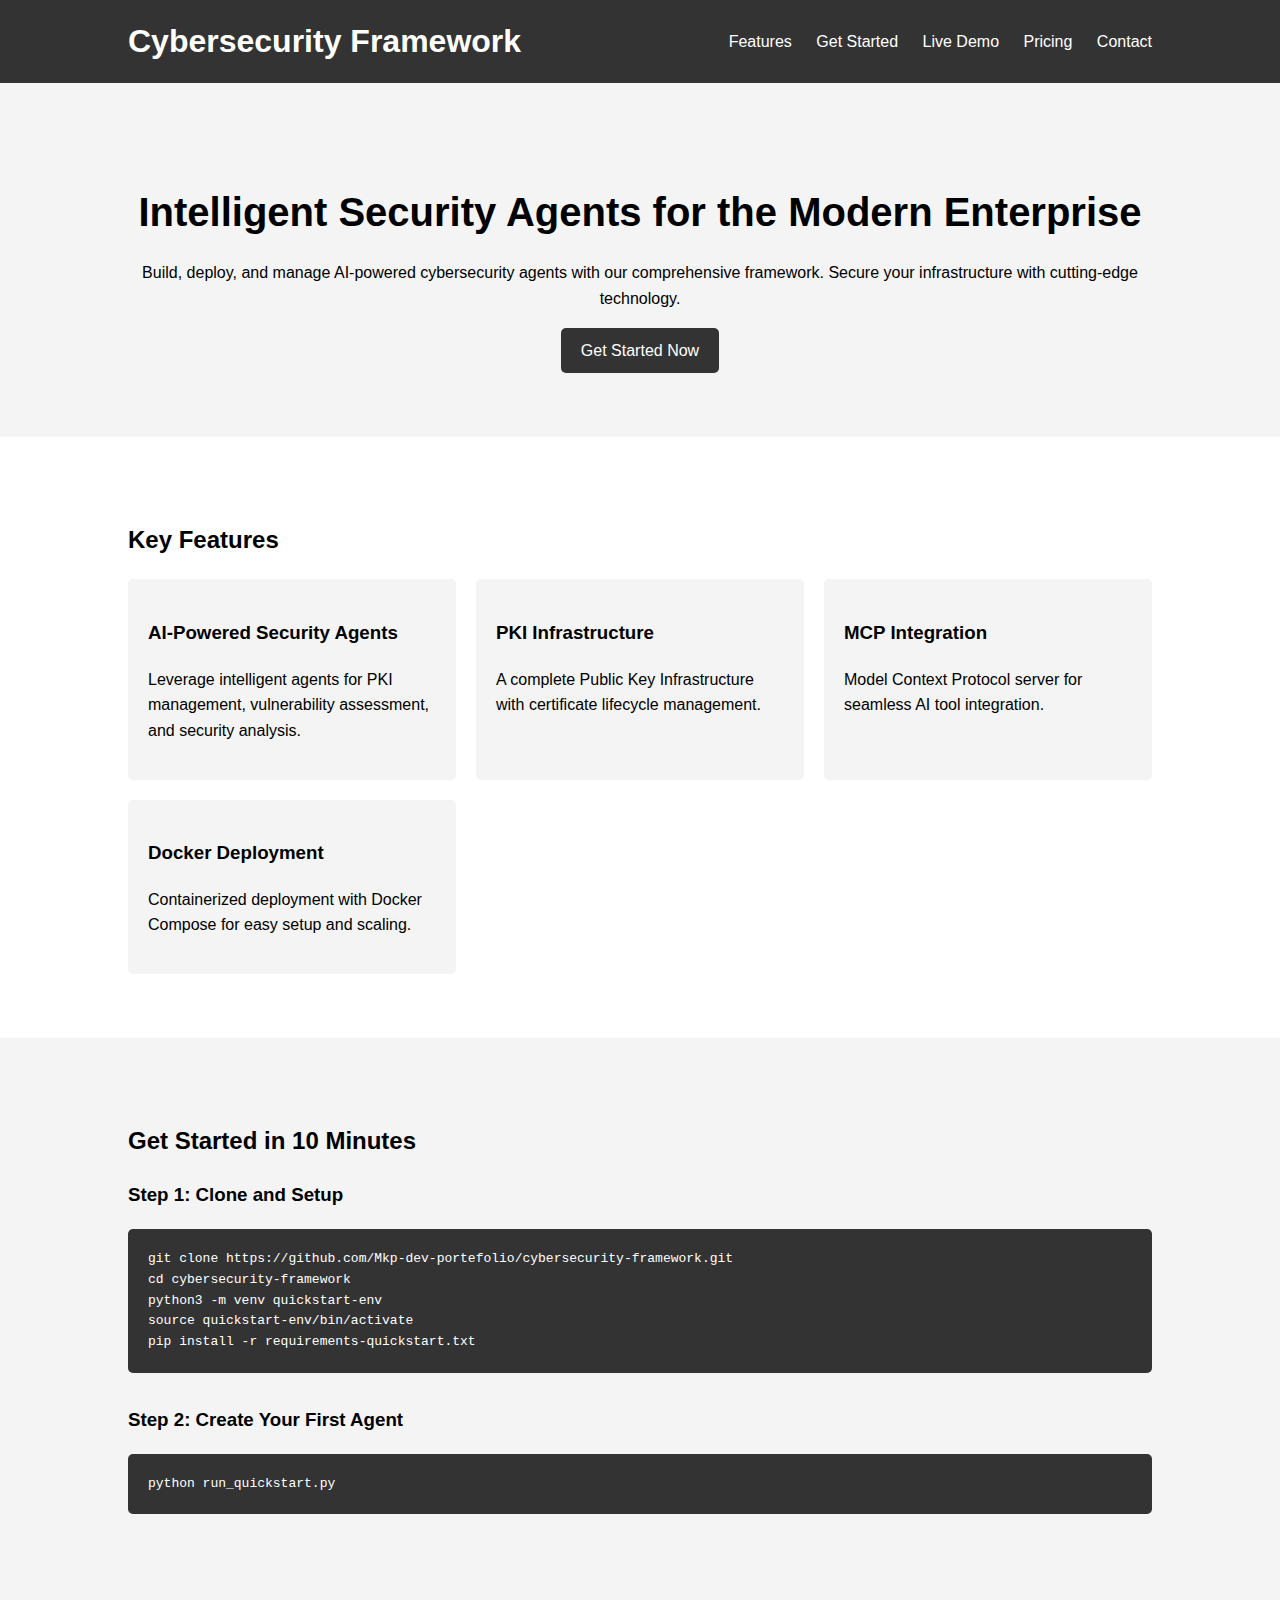
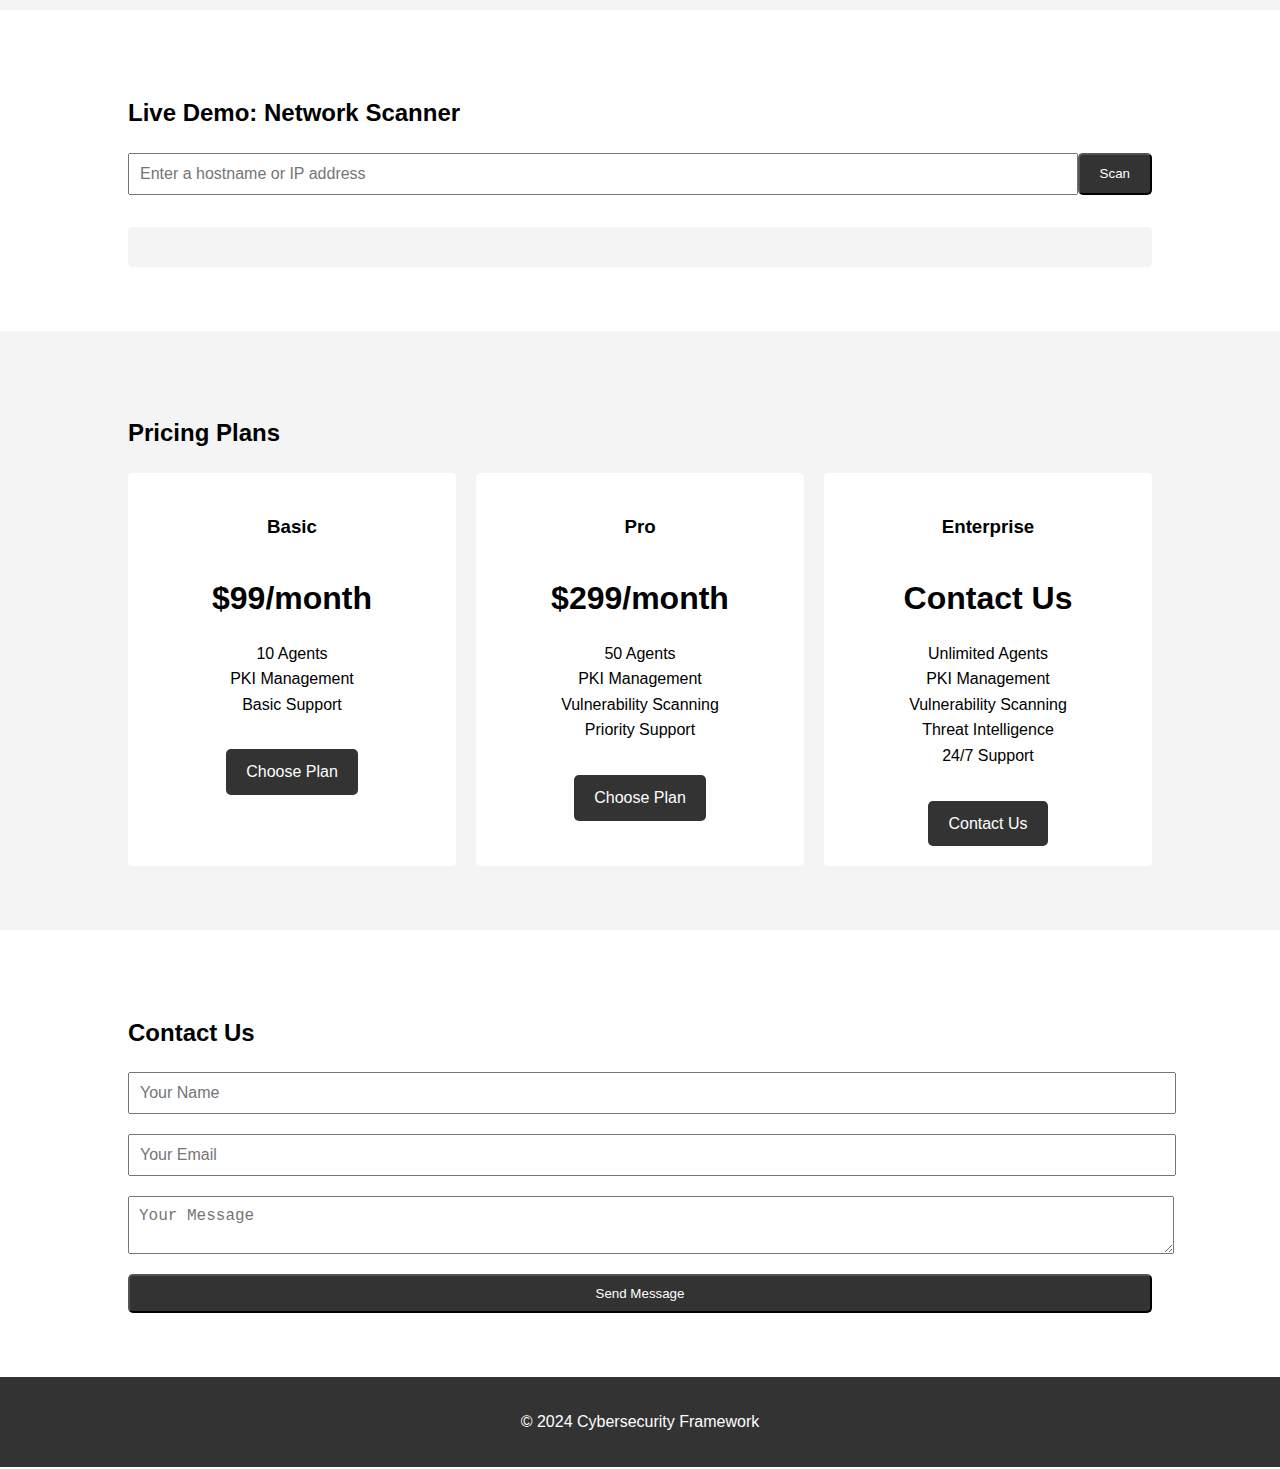
<file: index.html>
<!DOCTYPE html>
<html lang="en">
<head>
    <meta charset="UTF-8">
    <meta name="viewport" content="width=device-width, initial-scale=1.0">
    <title>Cybersecurity Framework</title>
    <link rel="stylesheet" href="css/style.css">
</head>
<body>
    <header>
        <div class="container">
            <h1 class="logo">Cybersecurity Framework</h1>
            <nav>
                <ul>
                    <li><a href="#features">Features</a></li>
                    <li><a href="#get-started">Get Started</a></li>
                    <li><a href="#live-demo">Live Demo</a></li>
                    <li><a href="#pricing">Pricing</a></li>
                    <li><a href="#contact">Contact</a></li>
                </ul>
            </nav>
        </div>
    </header>

    <main>
        <section id="hero">
            <div class="container">
                <h2>Intelligent Security Agents for the Modern Enterprise</h2>
                <p>Build, deploy, and manage AI-powered cybersecurity agents with our comprehensive framework. Secure your infrastructure with cutting-edge technology.</p>
                <a href="#get-started" class="btn">Get Started Now</a>
            </div>
        </section>

        <section id="features">
            <div class="container">
                <h2>Key Features</h2>
                <div class="feature-grid">
                    <div class="feature">
                        <h3>AI-Powered Security Agents</h3>
                        <p>Leverage intelligent agents for PKI management, vulnerability assessment, and security analysis.</p>
                    </div>
                    <div class="feature">
                        <h3>PKI Infrastructure</h3>
                        <p>A complete Public Key Infrastructure with certificate lifecycle management.</p>
                    </div>
                    <div class="feature">
                        <h3>MCP Integration</h3>
                        <p>Model Context Protocol server for seamless AI tool integration.</p>
                    </div>
                    <div class="feature">
                        <h3>Docker Deployment</h3>
                        <p>Containerized deployment with Docker Compose for easy setup and scaling.</p>
                    </div>
                </div>
            </div>
        </section>

        <section id="get-started">
            <div class="container">
                <h2>Get Started in 10 Minutes</h2>
                <div class="step">
                    <h3>Step 1: Clone and Setup</h3>
                    <pre><code>git clone https://github.com/Mkp-dev-portefolio/cybersecurity-framework.git
cd cybersecurity-framework
python3 -m venv quickstart-env
source quickstart-env/bin/activate
pip install -r requirements-quickstart.txt</code></pre>
                </div>
                <div class="step">
                    <h3>Step 2: Create Your First Agent</h3>
                    <pre><code>python run_quickstart.py</code></pre>
                </div>
            </div>
        </section>

        <section id="live-demo">
            <div class="container">
                <h2>Live Demo: Network Scanner</h2>
                <form id="scanner-form">
                    <input type="text" id="scanner-input" placeholder="Enter a hostname or IP address">
                    <button type="submit" class="btn">Scan</button>
                </form>
                <div id="scanner-results"></div>
            </div>
        </section>

        <section id="pricing">
            <div class="container">
                <h2>Pricing Plans</h2>
                <div class="pricing-grid">
                    <div class="pricing-plan">
                        <h3>Basic</h3>
                        <p class="price">$99/month</p>
                        <ul>
                            <li>10 Agents</li>
                            <li>PKI Management</li>
                            <li>Basic Support</li>
                        </ul>
                        <a href="#" class="btn">Choose Plan</a>
                    </div>
                    <div class="pricing-plan">
                        <h3>Pro</h3>
                        <p class="price">$299/month</p>
                        <ul>
                            <li>50 Agents</li>
                            <li>PKI Management</li>
                            <li>Vulnerability Scanning</li>
                            <li>Priority Support</li>
                        </ul>
                        <a href="#" class="btn">Choose Plan</a>
                    </div>
                    <div class="pricing-plan">
                        <h3>Enterprise</h3>
                        <p class="price">Contact Us</p>
                        <ul>
                            <li>Unlimited Agents</li>
                            <li>PKI Management</li>
                            <li>Vulnerability Scanning</li>
                            <li>Threat Intelligence</li>
                            <li>24/7 Support</li>
                        </ul>
                        <a href="#" class="btn">Contact Us</a>
                    </div>
                </div>
            </div>
        </section>

        <section id="contact">
            <div class="container">
                <h2>Contact Us</h2>
                <form id="contact-form">
                    <input type="text" id="name" placeholder="Your Name" required>
                    <input type="email" id="email" placeholder="Your Email" required>
                    <textarea id="message" placeholder="Your Message" required></textarea>
                    <button type="submit" class="btn">Send Message</button>
                </form>
            </div>
        </section>
    </main>

    <footer>
        <p>&copy; 2024 Cybersecurity Framework</p>
    </footer>

    <script src="js/script.js"></script>
</body>
</html>
</file>
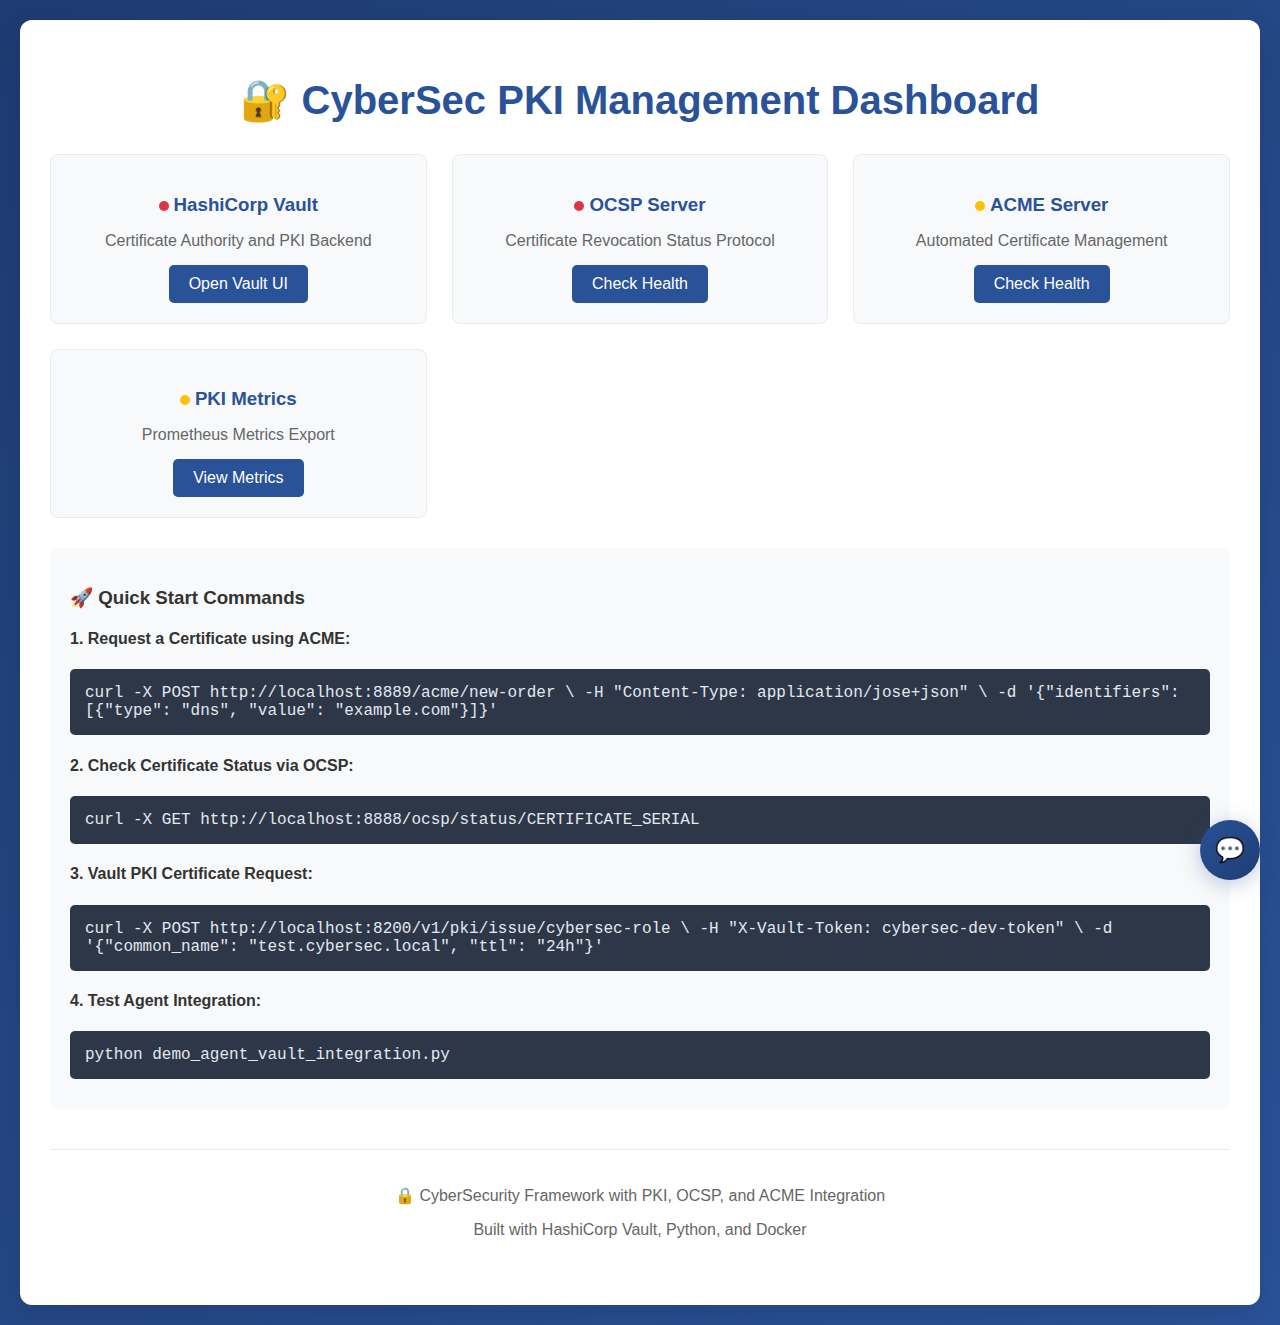
<file: web-ui/index.html>
<!DOCTYPE html>
<html lang="en">
<head>
    <meta charset="UTF-8">
    <meta name="viewport" content="width=device-width, initial-scale=1.0">
    <title>CyberSec PKI Management Dashboard</title>
    <link rel="stylesheet" href="assets/css/main.css">
</head>
<body>
    <!-- Content will be dynamically generated by JavaScript components -->
    
    <script src="assets/js/components.js"></script>
    <script src="assets/js/main.js"></script>
</body>
</html>
</file>
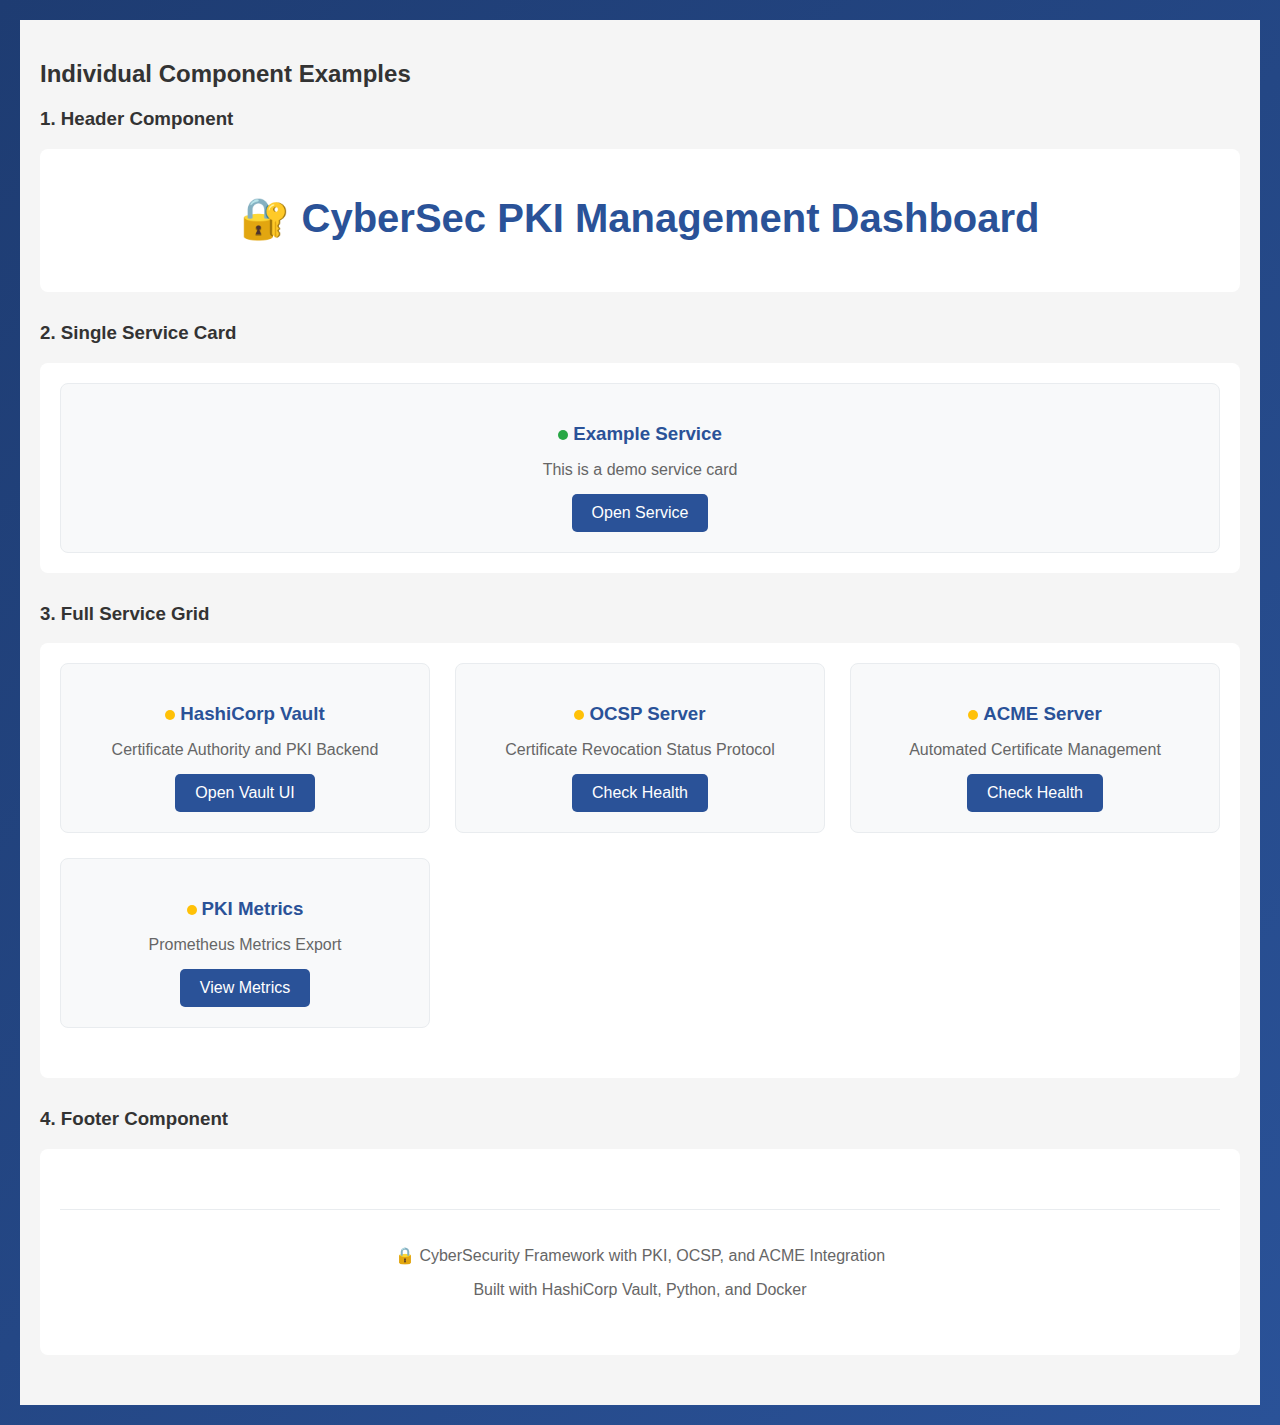
<file: web-ui/example-usage.html>
<!DOCTYPE html>
<html lang="en">
<head>
    <meta charset="UTF-8">
    <meta name="viewport" content="width=device-width, initial-scale=1.0">
    <title>Component Usage Example</title>
    <link rel="stylesheet" href="assets/css/main.css">
</head>
<body>
    <div style="padding: 20px; background: #f5f5f5;">
        <h2>Individual Component Examples</h2>
        
        <div style="margin-bottom: 30px;">
            <h3>1. Header Component</h3>
            <div id="header-example" style="background: white; padding: 20px; border-radius: 8px;"></div>
        </div>
        
        <div style="margin-bottom: 30px;">
            <h3>2. Single Service Card</h3>
            <div id="service-card-example" style="background: white; padding: 20px; border-radius: 8px;"></div>
        </div>
        
        <div style="margin-bottom: 30px;">
            <h3>3. Full Service Grid</h3>
            <div id="service-grid-example" style="background: white; padding: 20px; border-radius: 8px;"></div>
        </div>
        
        <div style="margin-bottom: 30px;">
            <h3>4. Footer Component</h3>
            <div id="footer-example" style="background: white; padding: 20px; border-radius: 8px;"></div>
        </div>
    </div>
    
    <script src="assets/js/components.js"></script>
    <script>
        // Example usage of individual components
        document.addEventListener('DOMContentLoaded', function() {
            // Header example
            document.getElementById('header-example').innerHTML = createHeader();
            
            // Single service card example
            document.getElementById('service-card-example').innerHTML = createServiceCard(
                'Example Service',
                'This is a demo service card',
                'http://localhost:9000',
                'Open Service',
                'status-online'
            );
            
            // Service grid example
            document.getElementById('service-grid-example').innerHTML = createServiceGrid();
            
            // Footer example
            document.getElementById('footer-example').innerHTML = createFooter();
        });
    </script>
</body>
</html>
</file>
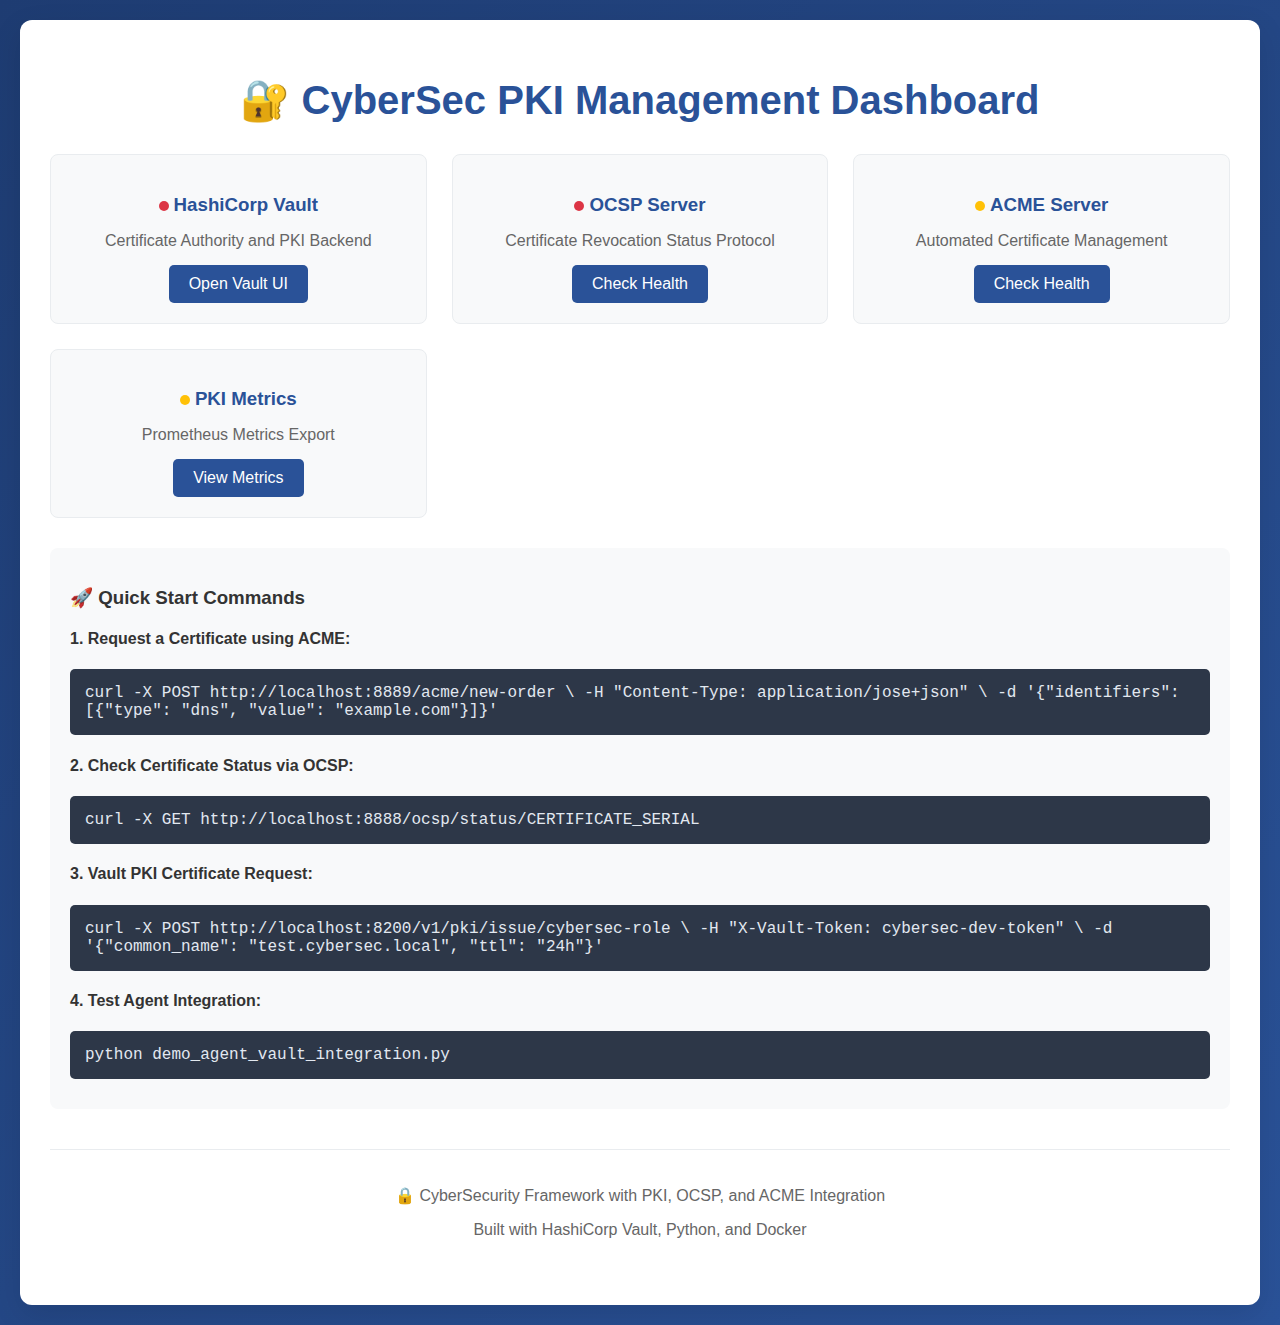
<file: web-ui/index-original.html>
<!DOCTYPE html>
<html lang="en">
<head>
    <meta charset="UTF-8">
    <meta name="viewport" content="width=device-width, initial-scale=1.0">
    <title>CyberSec PKI Management Dashboard</title>
    <link rel="stylesheet" href="assets/css/main.css">
</head>
<body>
    <div class="container">
        <h1>🔐 CyberSec PKI Management Dashboard</h1>
        
        <div class="service-grid">
            <div class="service-card">
                <h3><span class="status-indicator status-unknown"></span>HashiCorp Vault</h3>
                <p>Certificate Authority and PKI Backend</p>
                <a href="http://localhost:8200" class="btn" target="_blank">Open Vault UI</a>
            </div>
            
            <div class="service-card">
                <h3><span class="status-indicator status-unknown"></span>OCSP Server</h3>
                <p>Certificate Revocation Status Protocol</p>
                <a href="http://localhost:8888/health" class="btn" target="_blank">Check Health</a>
            </div>
            
            <div class="service-card">
                <h3><span class="status-indicator status-unknown"></span>ACME Server</h3>
                <p>Automated Certificate Management</p>
                <a href="http://localhost:8889/health" class="btn" target="_blank">Check Health</a>
            </div>
            
            <div class="service-card">
                <h3><span class="status-indicator status-unknown"></span>PKI Metrics</h3>
                <p>Prometheus Metrics Export</p>
                <a href="http://localhost:9100" class="btn" target="_blank">View Metrics</a>
            </div>
        </div>
        
        <div class="commands">
            <h3>🚀 Quick Start Commands</h3>
            
            <h4>1. Request a Certificate using ACME:</h4>
            <div class="command-line">
curl -X POST http://localhost:8889/acme/new-order \
  -H "Content-Type: application/jose+json" \
  -d '{"identifiers": [{"type": "dns", "value": "example.com"}]}'
            </div>
            
            <h4>2. Check Certificate Status via OCSP:</h4>
            <div class="command-line">
curl -X GET http://localhost:8888/ocsp/status/CERTIFICATE_SERIAL
            </div>
            
            <h4>3. Vault PKI Certificate Request:</h4>
            <div class="command-line">
curl -X POST http://localhost:8200/v1/pki/issue/cybersec-role \
  -H "X-Vault-Token: cybersec-dev-token" \
  -d '{"common_name": "test.cybersec.local", "ttl": "24h"}'
            </div>
            
            <h4>4. Test Agent Integration:</h4>
            <div class="command-line">
python demo_agent_vault_integration.py
            </div>
        </div>
        
        <div class="footer">
            <p>🔒 CyberSecurity Framework with PKI, OCSP, and ACME Integration</p>
            <p>Built with HashiCorp Vault, Python, and Docker</p>
        </div>
    </div>
    
    <script>
        // Original status check implementation
        async function checkServiceStatus(url, indicator) {
            try {
                const response = await fetch(url, { method: 'GET', mode: 'no-cors' });
                indicator.className = 'status-indicator status-online';
            } catch (error) {
                indicator.className = 'status-indicator status-offline';
            }
        }

        document.addEventListener('DOMContentLoaded', function() {
            const indicators = document.querySelectorAll('.status-indicator');
            const urls = [
                'http://localhost:8200/v1/sys/health',
                'http://localhost:8888/health',
                'http://localhost:8889/health',
                'http://localhost:9100'
            ];
            
            indicators.forEach((indicator, index) => {
                setTimeout(() => {
                    checkServiceStatus(urls[index], indicator);
                }, index * 500);
            });
        });
    </script>
</body>
</html>
</file>
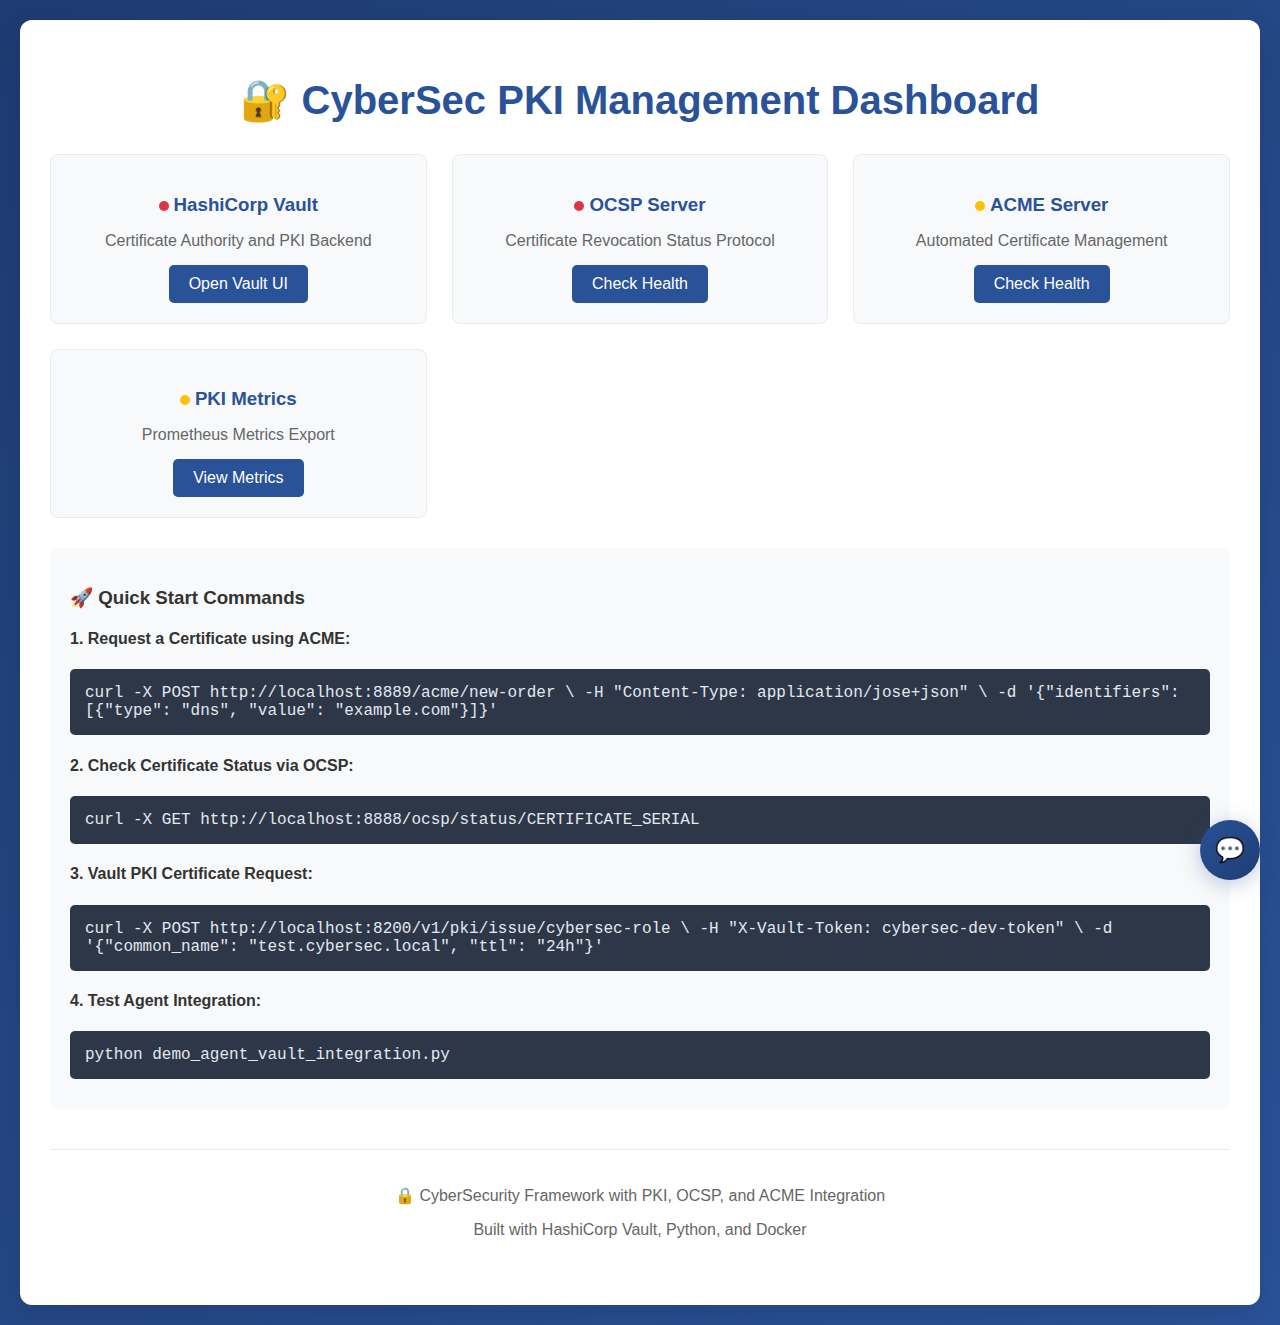
<file: web-ui/mobile-test.html>
<!DOCTYPE html>
<html lang="en">
<head>
    <meta charset="UTF-8">
    <meta name="viewport" content="width=device-width, initial-scale=1.0">
    <title>Mobile Test - CyberSec PKI Dashboard</title>
    <link rel="stylesheet" href="assets/css/main.css">
    <style>
        /* Additional mobile testing styles */
        .mobile-test-controls {
            position: fixed;
            top: 10px;
            left: 10px;
            background: rgba(0,0,0,0.8);
            color: white;
            padding: 10px;
            border-radius: 5px;
            z-index: 10000;
            font-size: 12px;
        }
        
        .mobile-test-controls button {
            background: #2a5298;
            color: white;
            border: none;
            padding: 5px 10px;
            margin: 2px;
            border-radius: 3px;
            cursor: pointer;
        }
        
        .screen-size-indicator {
            position: fixed;
            bottom: 10px;
            left: 10px;
            background: rgba(0,0,0,0.8);
            color: white;
            padding: 5px 10px;
            border-radius: 3px;
            z-index: 10000;
            font-size: 12px;
        }
    </style>
</head>
<body>
    <div class="mobile-test-controls">
        <div>Mobile Test Controls</div>
        <button onclick="setViewportSize(320, 568)">iPhone SE</button>
        <button onclick="setViewportSize(375, 667)">iPhone 8</button>
        <button onclick="setViewportSize(414, 896)">iPhone 11</button>
        <button onclick="setViewportSize(768, 1024)">iPad</button>
        <button onclick="setViewportSize(1200, 800)">Desktop</button>
    </div>
    
    <div class="screen-size-indicator" id="screenSize">
        Loading...
    </div>
    
    <!-- Content will be dynamically generated by JavaScript components -->
    
    <script src="assets/js/components.js"></script>
    <script src="assets/js/main.js"></script>
    <script>
        // Mobile testing utilities
        function setViewportSize(width, height) {
            if (window.resizeTo) {
                window.resizeTo(width, height);
            } else {
                // Fallback for modern browsers
                document.body.style.width = width + 'px';
                document.body.style.height = height + 'px';
                document.body.style.overflow = 'hidden';
            }
            updateScreenSizeIndicator();
        }
        
        function updateScreenSizeIndicator() {
            const indicator = document.getElementById('screenSize');
            const width = window.innerWidth;
            const height = window.innerHeight;
            
            let deviceType = 'Desktop';
            if (width <= 480) deviceType = 'Mobile (Small)';
            else if (width <= 768) deviceType = 'Mobile (Large)';
            else if (width <= 1024) deviceType = 'Tablet';
            
            indicator.textContent = `${width}x${height} (${deviceType})`;
        }
        
        // Update screen size indicator on resize
        window.addEventListener('resize', updateScreenSizeIndicator);
        window.addEventListener('load', updateScreenSizeIndicator);
    </script>
</body>
</html>
</file>
<file: css/style.css>
/* Basic styles */
body {
    font-family: sans-serif;
    margin: 0;
    padding: 0;
    line-height: 1.6;
}

.container {
    width: 80%;
    margin: 0 auto;
}

header {
    background-color: #333;
    color: #fff;
    padding: 1rem 0;
}

header .container {
    display: flex;
    justify-content: space-between;
    align-items: center;
}

.logo {
    margin: 0;
}

nav ul {
    list-style: none;
    margin: 0;
    padding: 0;
}

nav ul li {
    display: inline-block;
    margin-left: 20px;
}

nav a {
    color: #fff;
    text-decoration: none;
}

#hero {
    background-color: #f4f4f4;
    padding: 4rem 0;
    text-align: center;
}

#hero h2 {
    font-size: 2.5rem;
    margin-bottom: 1rem;
}

.btn {
    display: inline-block;
    background-color: #333;
    color: #fff;
    padding: 10px 20px;
    text-decoration: none;
    border-radius: 5px;
}

#features {
    padding: 4rem 0;
}

.feature-grid {
    display: grid;
    grid-template-columns: repeat(auto-fit, minmax(250px, 1fr));
    gap: 20px;
}

.feature {
    background-color: #f4f4f4;
    padding: 20px;
    border-radius: 5px;
}

#get-started {
    background-color: #f4f4f4;
    padding: 4rem 0;
}

.step {
    margin-bottom: 2rem;
}

pre {
    background-color: #333;
    color: #fff;
    padding: 20px;
    border-radius: 5px;
    white-space: pre-wrap;
    word-wrap: break-word;
}

#live-demo {
    padding: 4rem 0;
}

#scanner-form {
    display: flex;
    margin-bottom: 2rem;
}

#scanner-input {
    flex-grow: 1;
    padding: 10px;
    font-size: 1rem;
}

#scanner-results {
    background-color: #f4f4f4;
    padding: 20px;
    border-radius: 5px;
}

#pricing {
    background-color: #f4f4f4;
    padding: 4rem 0;
}

.pricing-grid {
    display: grid;
    grid-template-columns: repeat(auto-fit, minmax(250px, 1fr));
    gap: 20px;
}

.pricing-plan {
    background-color: #fff;
    padding: 20px;
    border-radius: 5px;
    text-align: center;
}

.price {
    font-size: 2rem;
    font-weight: bold;
    margin-bottom: 1rem;
}

.pricing-plan ul {
    list-style: none;
    padding: 0;
    margin-bottom: 2rem;
}

#contact {
    padding: 4rem 0;
}

#contact-form {
    display: grid;
    gap: 20px;
}

#contact-form input,
#contact-form textarea {
    width: 100%;
    padding: 10px;
    font-size: 1rem;
}

footer {
    background-color: #333;
    color: #fff;
    padding: 1rem;
    text-align: center;
}
</file>
<file: web-ui/assets/css/main.css>
body {
    font-family: -apple-system, BlinkMacSystemFont, 'Segoe UI', Roboto, sans-serif;
    margin: 0;
    padding: 20px;
    background: linear-gradient(135deg, #1e3c72 0%, #2a5298 100%);
    color: #333;
    min-height: 100vh;
}

.container {
    max-width: 1200px;
    margin: 0 auto;
    background: white;
    border-radius: 12px;
    padding: 30px;
    box-shadow: 0 10px 30px rgba(0,0,0,0.1);
}

h1 {
    text-align: center;
    color: #2a5298;
    margin-bottom: 30px;
    font-size: 2.5em;
}

.service-grid {
    display: grid;
    grid-template-columns: repeat(auto-fit, minmax(300px, 1fr));
    gap: 25px;
    margin-bottom: 30px;
}

.service-card {
    background: #f8f9fa;
    border: 1px solid #e9ecef;
    border-radius: 8px;
    padding: 20px;
    text-align: center;
    transition: transform 0.2s, box-shadow 0.2s;
}

.service-card:hover {
    transform: translateY(-5px);
    box-shadow: 0 5px 20px rgba(0,0,0,0.1);
}

.service-card h3 {
    color: #2a5298;
    margin-bottom: 10px;
}

.service-card p {
    color: #666;
    margin-bottom: 15px;
}

.btn {
    background: #2a5298;
    color: white;
    padding: 10px 20px;
    text-decoration: none;
    border-radius: 5px;
    transition: background 0.2s;
    display: inline-block;
}

.btn:hover {
    background: #1e3c72;
}

.status-indicator {
    display: inline-block;
    width: 10px;
    height: 10px;
    border-radius: 50%;
    margin-right: 5px;
}

.status-online { background: #28a745; }
.status-offline { background: #dc3545; }
.status-unknown { background: #ffc107; }

.footer {
    text-align: center;
    margin-top: 40px;
    padding: 20px;
    border-top: 1px solid #e9ecef;
    color: #666;
}

.commands {
    background: #f8f9fa;
    border-radius: 8px;
    padding: 20px;
    margin-top: 20px;
}

.command-line {
    background: #2d3748;
    color: #e2e8f0;
    padding: 15px;
    border-radius: 5px;
    font-family: 'Monaco', 'Courier New', monospace;
    margin: 10px 0;
    overflow-x: auto;
}

/* Chat Panel Styles */
.chat-panel {
    position: fixed;
    bottom: 20px;
    right: 20px;
    width: 350px;
    height: 500px;
    background: white;
    border-radius: 12px;
    box-shadow: 0 10px 30px rgba(0,0,0,0.2);
    border: 1px solid #e9ecef;
    display: flex;
    flex-direction: column;
    z-index: 1000;
    font-family: -apple-system, BlinkMacSystemFont, 'Segoe UI', Roboto, sans-serif;
    transition: all 0.3s ease;
}

.chat-panel.minimized {
    height: 50px;
    overflow: hidden;
}

.chat-header {
    background: linear-gradient(135deg, #2a5298 0%, #1e3c72 100%);
    color: white;
    padding: 12px 16px;
    border-radius: 12px 12px 0 0;
    display: flex;
    justify-content: space-between;
    align-items: center;
    cursor: move;
    user-select: none;
}

.chat-title {
    display: flex;
    align-items: center;
    gap: 8px;
    font-weight: 600;
    font-size: 14px;
}

.chat-icon {
    font-size: 16px;
}

.chat-controls {
    display: flex;
    gap: 5px;
}

.chat-minimize,
.chat-close {
    background: none;
    border: none;
    color: white;
    cursor: pointer;
    padding: 4px 8px;
    border-radius: 4px;
    transition: background 0.2s;
    font-size: 16px;
    line-height: 1;
}

.chat-minimize:hover,
.chat-close:hover {
    background: rgba(255,255,255,0.2);
}

.chat-messages {
    flex: 1;
    overflow-y: auto;
    padding: 16px;
    background: #fafafa;
    display: flex;
    flex-direction: column;
    gap: 12px;
}

.message {
    display: flex;
    align-items: flex-start;
    gap: 8px;
    animation: fadeIn 0.3s ease;
}

.message-icon {
    font-size: 20px;
    flex-shrink: 0;
    margin-top: 2px;
}

.message-content {
    flex: 1;
    background: white;
    padding: 10px 12px;
    border-radius: 12px;
    box-shadow: 0 2px 8px rgba(0,0,0,0.1);
    position: relative;
}

.user-message {
    flex-direction: row-reverse;
}

.user-message .message-content {
    background: #2a5298;
    color: white;
    margin-left: 30px;
}

.bot-message .message-content {
    background: white;
    color: #333;
    margin-right: 30px;
}

.message-content p {
    margin: 0;
    font-size: 14px;
    line-height: 1.4;
    white-space: pre-wrap;
}

.chat-input-container {
    padding: 16px;
    background: white;
    border-top: 1px solid #e9ecef;
    border-radius: 0 0 12px 12px;
}

.chat-input-wrapper {
    display: flex;
    gap: 8px;
    align-items: center;
}

.chat-input {
    flex: 1;
    padding: 10px 12px;
    border: 1px solid #e9ecef;
    border-radius: 20px;
    font-size: 14px;
    outline: none;
    transition: border-color 0.2s;
}

.chat-input:focus {
    border-color: #2a5298;
}

.chat-send-btn {
    background: #2a5298;
    color: white;
    border: none;
    padding: 10px 12px;
    border-radius: 50%;
    cursor: pointer;
    transition: background 0.2s;
    display: flex;
    align-items: center;
    justify-content: center;
    width: 40px;
    height: 40px;
}

.chat-send-btn:hover {
    background: #1e3c72;
}

.send-icon {
    font-size: 16px;
    line-height: 1;
}

.chat-toggle {
    position: fixed;
    bottom: 20px;
    right: 20px;
    width: 60px;
    height: 60px;
    background: linear-gradient(135deg, #2a5298 0%, #1e3c72 100%);
    color: white;
    border: none;
    border-radius: 50%;
    cursor: pointer;
    box-shadow: 0 4px 20px rgba(42, 82, 152, 0.3);
    display: flex;
    align-items: center;
    justify-content: center;
    z-index: 999;
    transition: all 0.3s ease;
}

.chat-toggle:hover {
    transform: scale(1.1);
    box-shadow: 0 6px 25px rgba(42, 82, 152, 0.4);
}

.toggle-icon {
    font-size: 24px;
}

/* Scrollbar styling for chat messages */
.chat-messages::-webkit-scrollbar {
    width: 6px;
}

.chat-messages::-webkit-scrollbar-track {
    background: #f1f1f1;
    border-radius: 3px;
}

.chat-messages::-webkit-scrollbar-thumb {
    background: #2a5298;
    border-radius: 3px;
}

.chat-messages::-webkit-scrollbar-thumb:hover {
    background: #1e3c72;
}

/* Typing indicator */
.typing-dots {
    display: flex;
    gap: 4px;
    padding: 8px 0;
}

.typing-dots span {
    width: 6px;
    height: 6px;
    border-radius: 50%;
    background: #999;
    animation: typingDots 1.4s infinite;
}

.typing-dots span:nth-child(1) {
    animation-delay: 0s;
}

.typing-dots span:nth-child(2) {
    animation-delay: 0.2s;
}

.typing-dots span:nth-child(3) {
    animation-delay: 0.4s;
}

@keyframes typingDots {
    0%, 60%, 100% {
        transform: scale(0.8);
        opacity: 0.5;
    }
    30% {
        transform: scale(1.2);
        opacity: 1;
    }
}

/* Fade in animation */
@keyframes fadeIn {
    from {
        opacity: 0;
        transform: translateY(10px);
    }
    to {
        opacity: 1;
        transform: translateY(0);
    }
}

/* Responsive design */
@media (max-width: 768px) {
    body {
        padding: 10px;
    }
    
    .container {
        padding: 20px;
    }
    
    h1 {
        font-size: 2em;
        margin-bottom: 20px;
    }
    
    .service-grid {
        grid-template-columns: repeat(auto-fit, minmax(250px, 1fr));
        gap: 20px;
    }
    
    .service-card {
        padding: 15px;
    }
    
    .commands {
        padding: 15px;
    }
    
    .command-line {
        padding: 10px;
        font-size: 12px;
    }
    
    .chat-panel {
        width: 320px;
        height: 400px;
        bottom: 10px;
        right: 10px;
    }
    
    .chat-toggle {
        bottom: 10px;
        right: 10px;
        width: 50px;
        height: 50px;
    }
    
    .toggle-icon {
        font-size: 20px;
    }
}

@media (max-width: 480px) {
    body {
        padding: 5px;
    }
    
    .container {
        padding: 15px;
        border-radius: 8px;
    }
    
    h1 {
        font-size: 1.5em;
        margin-bottom: 15px;
    }
    
    .service-grid {
        grid-template-columns: 1fr;
        gap: 15px;
    }
    
    .service-card {
        padding: 12px;
    }
    
    .service-card h3 {
        font-size: 1.1em;
    }
    
    .service-card p {
        font-size: 0.9em;
    }
    
    .btn {
        padding: 8px 16px;
        font-size: 0.9em;
    }
    
    .commands {
        padding: 12px;
    }
    
    .commands h3 {
        font-size: 1.1em;
    }
    
    .commands h4 {
        font-size: 1em;
    }
    
    .command-line {
        padding: 8px;
        font-size: 11px;
        overflow-x: auto;
    }
    
    .chat-panel {
        width: calc(100vw - 20px);
        height: 60vh;
        bottom: 5px;
        right: 5px;
        left: 5px;
    }
    
    .chat-toggle {
        bottom: 5px;
        right: 5px;
    }
    
    .chat-header {
        padding: 10px 12px;
    }
    
    .chat-title {
        font-size: 13px;
    }
    
    .chat-messages {
        padding: 12px;
    }
    
    .message-content {
        font-size: 13px;
    }
    
    .chat-input-container {
        padding: 12px;
    }
    
    .chat-input {
        font-size: 13px;
        padding: 8px 10px;
    }
    
    .chat-send-btn {
        width: 35px;
        height: 35px;
        padding: 8px 10px;
    }
}

@media (max-width: 320px) {
    .container {
        padding: 10px;
    }
    
    h1 {
        font-size: 1.3em;
    }
    
    .service-card {
        padding: 10px;
    }
    
    .chat-panel {
        width: calc(100vw - 10px);
        height: 50vh;
        bottom: 5px;
        right: 5px;
        left: 5px;
    }
}
</file>
